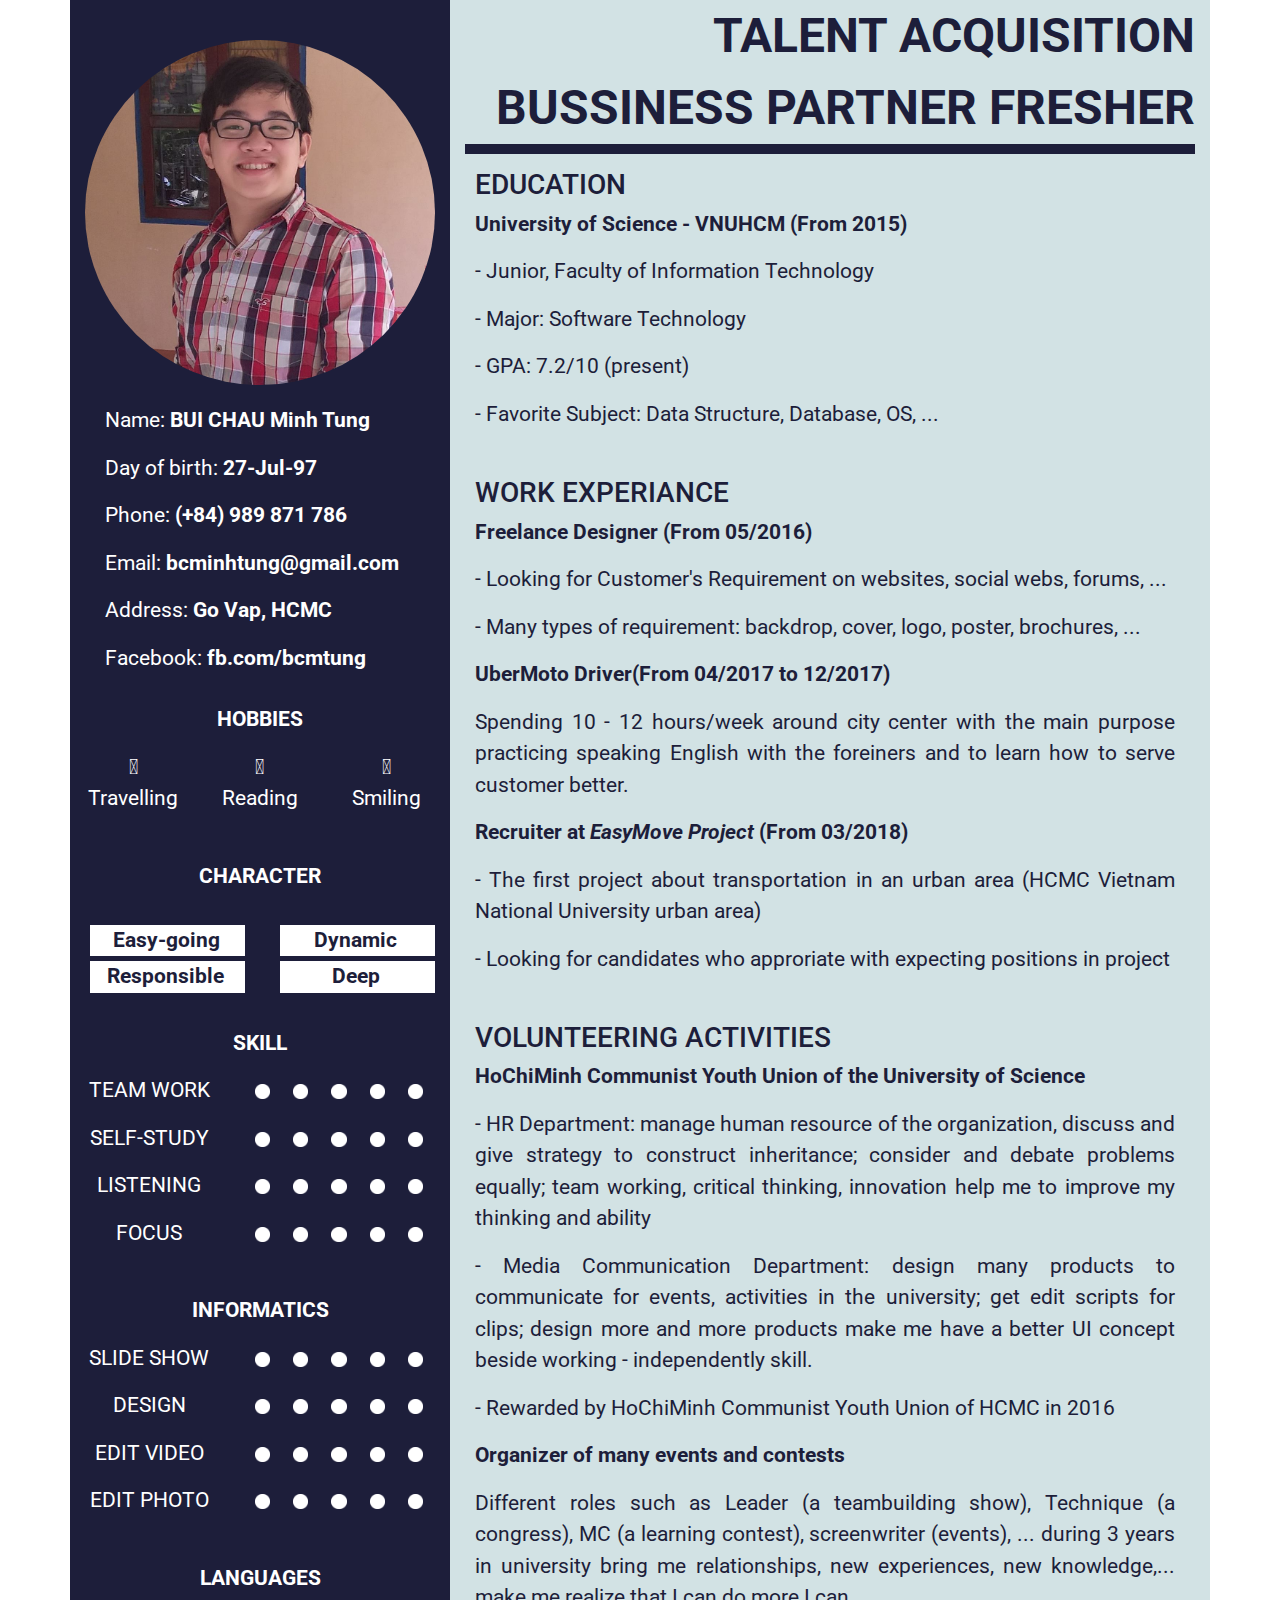
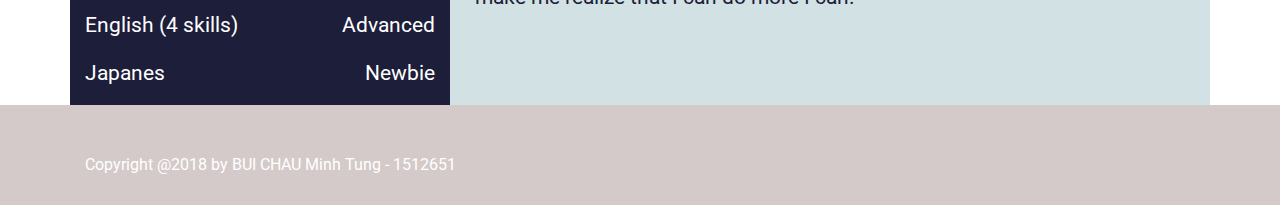
<file: Minh Tung/MinhTung.html>
<!DOCTYPE html>
<html lang="en"><head>
	<title> CV of Bui Chau Minh Tung </title>
	<meta charset="utf-8">
	<meta name="viewport" content="width=device-width, initial-scale=1">  
	<link rel="stylesheet" href="vendor/bootstrap.css">
	<link rel="stylesheet" type="text/css" href="vendor/font-awesome.css">
	<link rel="stylesheet" href="1.css">
	<link href="https://fonts.googleapis.com/css?family=Roboto:400,700" rel="stylesheet">
</head>
<body>
	<div class="container">

		<div class="row">
			<!-- Cot trai -->
			<div class="col-sm-4 left-column">
				<img src="images/profile.jpg" alt="profile" id="profile" class="img-fluid">
				<div class="content-left-column">
					<p>Name: <strong>BUI CHAU Minh Tung</strong></p>
					<p>Day of birth: <strong>27-Jul-97</strong> </p>
					<p>Phone: <strong>(+84) 989 871 786</strong> </p>
					<p>Email: <strong>bcminhtung@gmail.com</strong></p>
					<p>Address: <strong>Go Vap, HCMC</strong></p>
					<p>Facebook: <strong>fb.com/bcmtung</strong></p>
				</div>

				<div id="hobby">
					<p><strong>HOBBIES</strong></p>
					<div class="row">
						<div class="col-sm-4">
							<i class="fas fa-plane"></i>
							<p>Travelling</p>
						</div>
						<div class="col-sm-4">
							<i class="fas fa-book"></i>
							<p>Reading</p>
						</div>
						<div class="col-sm-4">
							<i class="fas fa-smile"></i>
							<p>Smiling</p>
						</div>
					</div>
				</div>

				<div id="character">
					<p><strong>CHARACTER</strong></p><br>
					<div class="row inside-character">
						<div class="col-sm-6">
							<div id="easy-going" class="chars">Easy-going</div>
							<div id="responsible" class="chars">Responsible</div>
						</div>
						<div class="col-sm-6">
							<div id="dynamic" class="chars">Dynamic</div>
							<div id="deep" class="chars">Deep</div>
						</div>
					</div>
				</div>

				<div id="skill">
					<p><strong>SKILL</strong></p>
					<div class="row">
						<!-- bat dau mot ky nang -->
						<div class="col-sm-5">
							<p>TEAM WORK</p>
						</div>
						<div class="col-sm-7">
							<div class="content-skill">
								<p><img src="images/circle.jpg" class="img-fluid level" alt=""></p>
								<p><img src="images/circle.jpg" class="img-fluid level" alt=""></p>
								<p><img src="images/circle.jpg" class="img-fluid level" alt=""></p>
								<p><img src="images/circle.jpg" class="img-fluid level" alt=""></p>
								<p><img src="images/circle.jpg" class="img-fluid level" alt=""></p>
							</div>
						</div><!-- Ket thuc mot ky nang -->

						<!-- bat dau mot ky nang -->
						<div class="col-sm-5">
							<p>SELF-STUDY</p>
						</div>
						<div class="col-sm-7">
							<div class="content-skill">
								<p><img src="images/circle.jpg" class="img-fluid level" alt=""></p>
								<p><img src="images/circle.jpg" class="img-fluid level" alt=""></p>
								<p><img src="images/circle.jpg" class="img-fluid level" alt=""></p>
								<p><img src="images/circle.jpg" class="img-fluid level" alt=""></p>
								<p><img src="images/circle.jpg" class="img-fluid level" alt=""></p>
							</div>
						</div><!-- Ket thuc mot ky nang -->

						<!-- bat dau mot ky nang -->
						<div class="col-sm-5">
							<p>LISTENING</p>
						</div>
						<div class="col-sm-7">
							<div class="content-skill">
								<p><img src="images/circle.jpg" class="img-fluid level" alt=""></p>
								<p><img src="images/circle.jpg" class="img-fluid level" alt=""></p>
								<p><img src="images/circle.jpg" class="img-fluid level" alt=""></p>
								<p><img src="images/circle.jpg" class="img-fluid level" alt=""></p>
								<p><img src="images/circle.jpg" class="img-fluid level" alt=""></p>
							</div>
						</div><!-- Ket thuc mot ky nang -->
						<!-- bat dau mot ky nang -->
						<div class="col-sm-5">
							<p>FOCUS</p>
						</div>
						<div class="col-sm-7">
							<div class="content-skill">
								<p><img src="images/circle.jpg" class="img-fluid level" alt=""></p>
								<p><img src="images/circle.jpg" class="img-fluid level" alt=""></p>
								<p><img src="images/circle.jpg" class="img-fluid level" alt=""></p>
								<p><img src="images/circle.jpg" class="img-fluid level" alt=""></p>
								<p><img src="images/circle.jpg" class="img-fluid level" alt=""></p>
							</div>
						</div><!-- Ket thuc mot ky nang -->
					</div>
				</div>
				
				<div id="informatics">
					<p><strong>INFORMATICS</strong></p>
					<div class="row">
						<!-- bat dau mot ky nang -->
						<div class="col-sm-5">
							<p>SLIDE SHOW</p>
						</div>
						<div class="col-sm-7">
							<div class="content-skill">
								<p><img src="images/circle.jpg" class="img-fluid level" alt=""></p>
								<p><img src="images/circle.jpg" class="img-fluid level" alt=""></p>
								<p><img src="images/circle.jpg" class="img-fluid level" alt=""></p>
								<p><img src="images/circle.jpg" class="img-fluid level" alt=""></p>
								<p><img src="images/circle.jpg" class="img-fluid level" alt=""></p>
							</div>
						</div><!-- Ket thuc mot ky nang -->

						<!-- bat dau mot ky nang -->
						<div class="col-sm-5">
							<p>DESIGN</p>
						</div>
						<div class="col-sm-7">
							<div class="content-skill">
								<p><img src="images/circle.jpg" class="img-fluid level" alt=""></p>
								<p><img src="images/circle.jpg" class="img-fluid level" alt=""></p>
								<p><img src="images/circle.jpg" class="img-fluid level" alt=""></p>
								<p><img src="images/circle.jpg" class="img-fluid level" alt=""></p>
								<p><img src="images/circle.jpg" class="img-fluid level" alt=""></p>
							</div>
						</div><!-- Ket thuc mot ky nang -->

						<!-- bat dau mot ky nang -->
						<div class="col-sm-5">
							<p>EDIT VIDEO</p>
						</div>
						<div class="col-sm-7">
							<div class="content-skill">
								<p><img src="images/circle.jpg" class="img-fluid level" alt=""></p>
								<p><img src="images/circle.jpg" class="img-fluid level" alt=""></p>
								<p><img src="images/circle.jpg" class="img-fluid level" alt=""></p>
								<p><img src="images/circle.jpg" class="img-fluid level" alt=""></p>
								<p><img src="images/circle.jpg" class="img-fluid level" alt=""></p>
							</div>
						</div><!-- Ket thuc mot ky nang -->
						<!-- bat dau mot ky nang -->
						<div class="col-sm-5">
							<p>EDIT PHOTO</p>
						</div>
						<div class="col-sm-7">
							<div class="content-skill">
								<p><img src="images/circle.jpg" class="img-fluid level" alt=""></p>
								<p><img src="images/circle.jpg" class="img-fluid level" alt=""></p>
								<p><img src="images/circle.jpg" class="img-fluid level" alt=""></p>
								<p><img src="images/circle.jpg" class="img-fluid level" alt=""></p>
								<p><img src="images/circle.jpg" class="img-fluid level" alt=""></p>
							</div>
						</div><!-- Ket thuc mot ky nang -->
					</div>
				</div>

				<div id="language">
					<p><strong>LANGUAGES</strong></p>
					<div class="row">
						<div class="col-sm-6 text-sm-left">
							<p>English (4 skills)</p>
							<p>Japanes</p>
						</div>
						<div class="col-sm-6 text-sm-right">
							<p>Advanced</p>
							<p>Newbie</p>
						</div>
					</div>
				</div>


			</div> <!-- Het cot trai -->
			
			<!-- Cot phai -->
			<div class="col-sm-8 right-column">
				<div><p id="position-apply">TALENT ACQUISITION BUSSINESS PARTNER FRESHER</p></div>
				<div class="content-right-column">
					<div id="education">
						<h3>EDUCATION</h3>
						<p><strong>University of Science - VNUHCM (From 2015)</strong></p>
						<p>- Junior, Faculty of Information Technology</p>
						<p>- Major: Software Technology</p>
						<p>- GPA: 7.2/10 (present)</p>
						<p>- Favorite Subject: Data Structure, Database, OS, ...</p>
					</div><br>

					<div id="work-experience">
						<h3>WORK EXPERIANCE</h3>
						<p><strong>Freelance Designer (From 05/2016)</strong></p>
						<p>- Looking for Customer's Requirement on websites, social webs, forums, ...</p>
						<p>- Many types of requirement: backdrop, cover, logo, poster, brochures, ...</p>

						<p><strong>UberMoto Driver(From 04/2017 to 12/2017)</strong></p>
						<p>Spending 10 - 12 hours/week around city center with the main purpose practicing speaking English with the foreiners and to learn how to serve customer better. </p>

						<p><strong>Recruiter at <i>EasyMove Project</i> (From 03/2018)</strong></p>
						<p>- The first project about transportation in an urban area (HCMC Vietnam National University urban area) </p>
						<p>- Looking for candidates who approriate with expecting positions in project</p>
					</div><br>

					<div id="activities">
						<h3>VOLUNTEERING ACTIVITIES</h3>
						<p><strong>HoChiMinh Communist Youth Union of the University of Science</strong></p>
						<p>- HR Department: manage human resource of the organization, discuss and give strategy to construct inheritance; consider and debate problems equally; team working, critical thinking, innovation help me to improve my thinking and ability</p>
						<p>- Media Communication Department: design many products to communicate for events, activities in the university; get edit scripts for clips; design more and more products make me have a better UI concept beside working - independently skill.</p>
						<p>- Rewarded by HoChiMinh Communist Youth Union of HCMC in 2016</p>

						<p><strong>Organizer of many events and contests</strong></p>
						<p>Different roles such as Leader (a teambuilding show), Technique (a congress), MC (a learning contest), screenwriter (events), ... during 3 years in university bring me relationships, new experiences, new knowledge,... make me realize that I can do more I can.</p>

					</div>
				</div>
			</div>	<!-- Het cot phai -->

		</div>
	</div><!-- Het container -->
	<footer>
		<div class="container"><br><br>
			<p>Copyright @2018 by BUI CHAU Minh Tung - 1512651</p>
		</div>
	</footer>
</body>
</html>
</file>
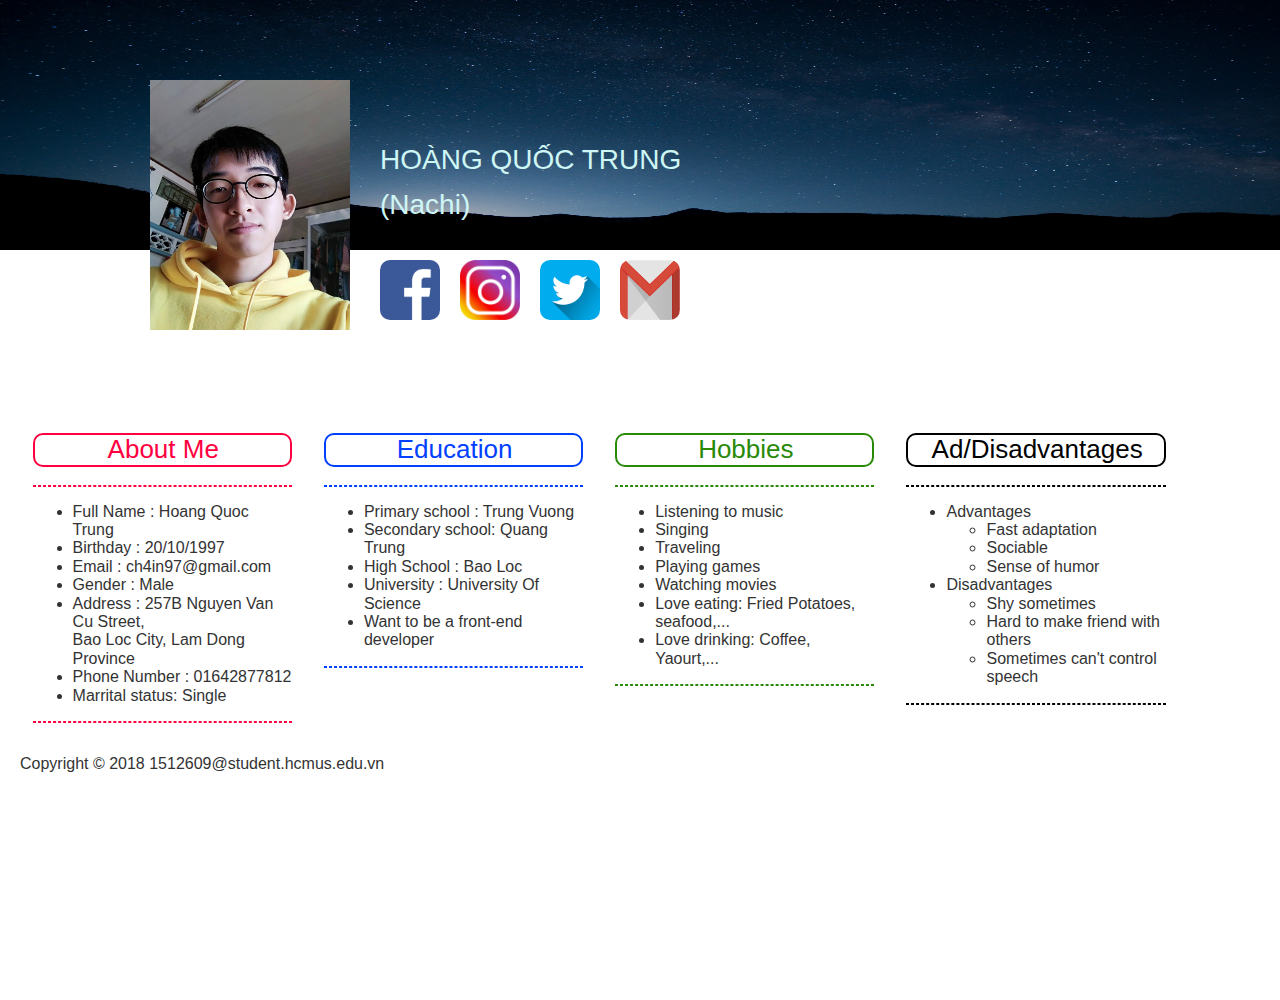
<file: Quoc Trung/personal.html>
<!DOCTYPE html>
<html lang="en">
<head>
	<meta charset="UTF-8">
	<title>Personal Information</title>
	<link rel="stylesheet" href="style.css">
	<link rel="stylesheet" href="reset.css">
</head>
<body>
	<div id="container">
		<div id="header">
			<div id="cover">
				<img src="image/sky.jpg" alt="Cover Image" title="Cover" width="100%", height="100%">
				<img id="avatar" src="image/avatar.jpg" alt="Hoang Quoc Trung" title="Quoc Trung" width="200px" height="250px">
				<img id="bground" src="image/one.jpg" alt="background" width="100%" height="1600px">
				<div id="name">
					<p>HOÀNG QUỐC TRUNG</p>
					<p>(Nachi)</p>
				</div>
				<div>
					<a href="https://www.facebook.com/nachi.quoctrung" target="_blank" title="Facebook">
						<img id="facebook" src="image/fb.png" alt="Facebook" height="60px" width="60px">
					</a>

					<a href="https://www.instagram.com/hq.trung/" target="_blank" title="Instagram">
						<img id="instagram" src="image/insta.png" alt="Instagram" height="60px" width="60px">
					</a>

					<a href="https://twitter.com/_qtrung_?lang=vi" target="_blank" title="twitter">
						<img id="twitter" src="image/twitter.jpg" alt="twitter" height="60px" width="60px">
					</a>

					<a href="https://mail.google.com" target="_blank" title="Gmail">
						<img id="gmail" src="image/gmail.png" alt="Gmail" height="60px" width="60px">
					</a>
				</div>
				
			</div>

		</div>
		<div id="content">
			<div class="row" id="info">
				<div id="box1" class="col">
					<h1>About Me</h1>
					<p>
						<ul>
							<li>Full Name      : Hoang Quoc Trung</li>
							<li>Birthday       : 20/10/1997</li>
							<li>Email          : ch4in97@gmail.com</li>
							<li>Gender         : Male</li>
							<li>Address        : 257B Nguyen Van Cu Street, <br />Bao Loc City, Lam Dong Province</li>
							<li>Phone Number   : 01642877812</li>
							<li>Marrital status: Single</li>
						</ul>
					</p>
				</div>

				<div id="box2" class="col">
					<h1>Education</h1>
					<p>
						<ul>
							<li>Primary school  : Trung Vuong</li>
							<li>Secondary school: Quang Trung</li>
							<li>High School     : Bao Loc</li>
							<li>University      : University Of Science</li>
							<li>Want to be a front-end developer</li>
						</ul>
					</p>
				</div>

				<div id="box3" class="col">
					<h1>Hobbies</h1>
					<p>
						<ul>
							<li>Listening to music</li>
							<li>Singing</li>
							<li>Traveling</li>
							<li>Playing games</li>
							<li>Watching movies</li>
							<li>Love eating: Fried Potatoes, seafood,...</li>
							<li>Love drinking: Coffee, Yaourt,...</li>
						</ul>
					</p>
				</div>

				<div id="box4" class="col">
					<h1>Ad/Disadvantages</h1>
					<p>
						<ul>
							<li>Advantages
								<ul>
									<li>Fast adaptation</li>
									<li>Sociable</li>
									<li>Sense of humor</li>
								</ul>	
							</li>

							<li>Disadvantages
								<ul>
									<li>Shy sometimes</li>
									<li>Hard to make friend with others</li>
									<li>Sometimes can't control speech</li>
								</ul>
							</li>
						</ul>
					</p>
				</div>

			</div>
			<div id="footer">
					<p>Copyright &copy; 2018 1512609@student.hcmus.edu.vn</p>
			</div>
		</div>
	</div>
</body>
</html>
</file>
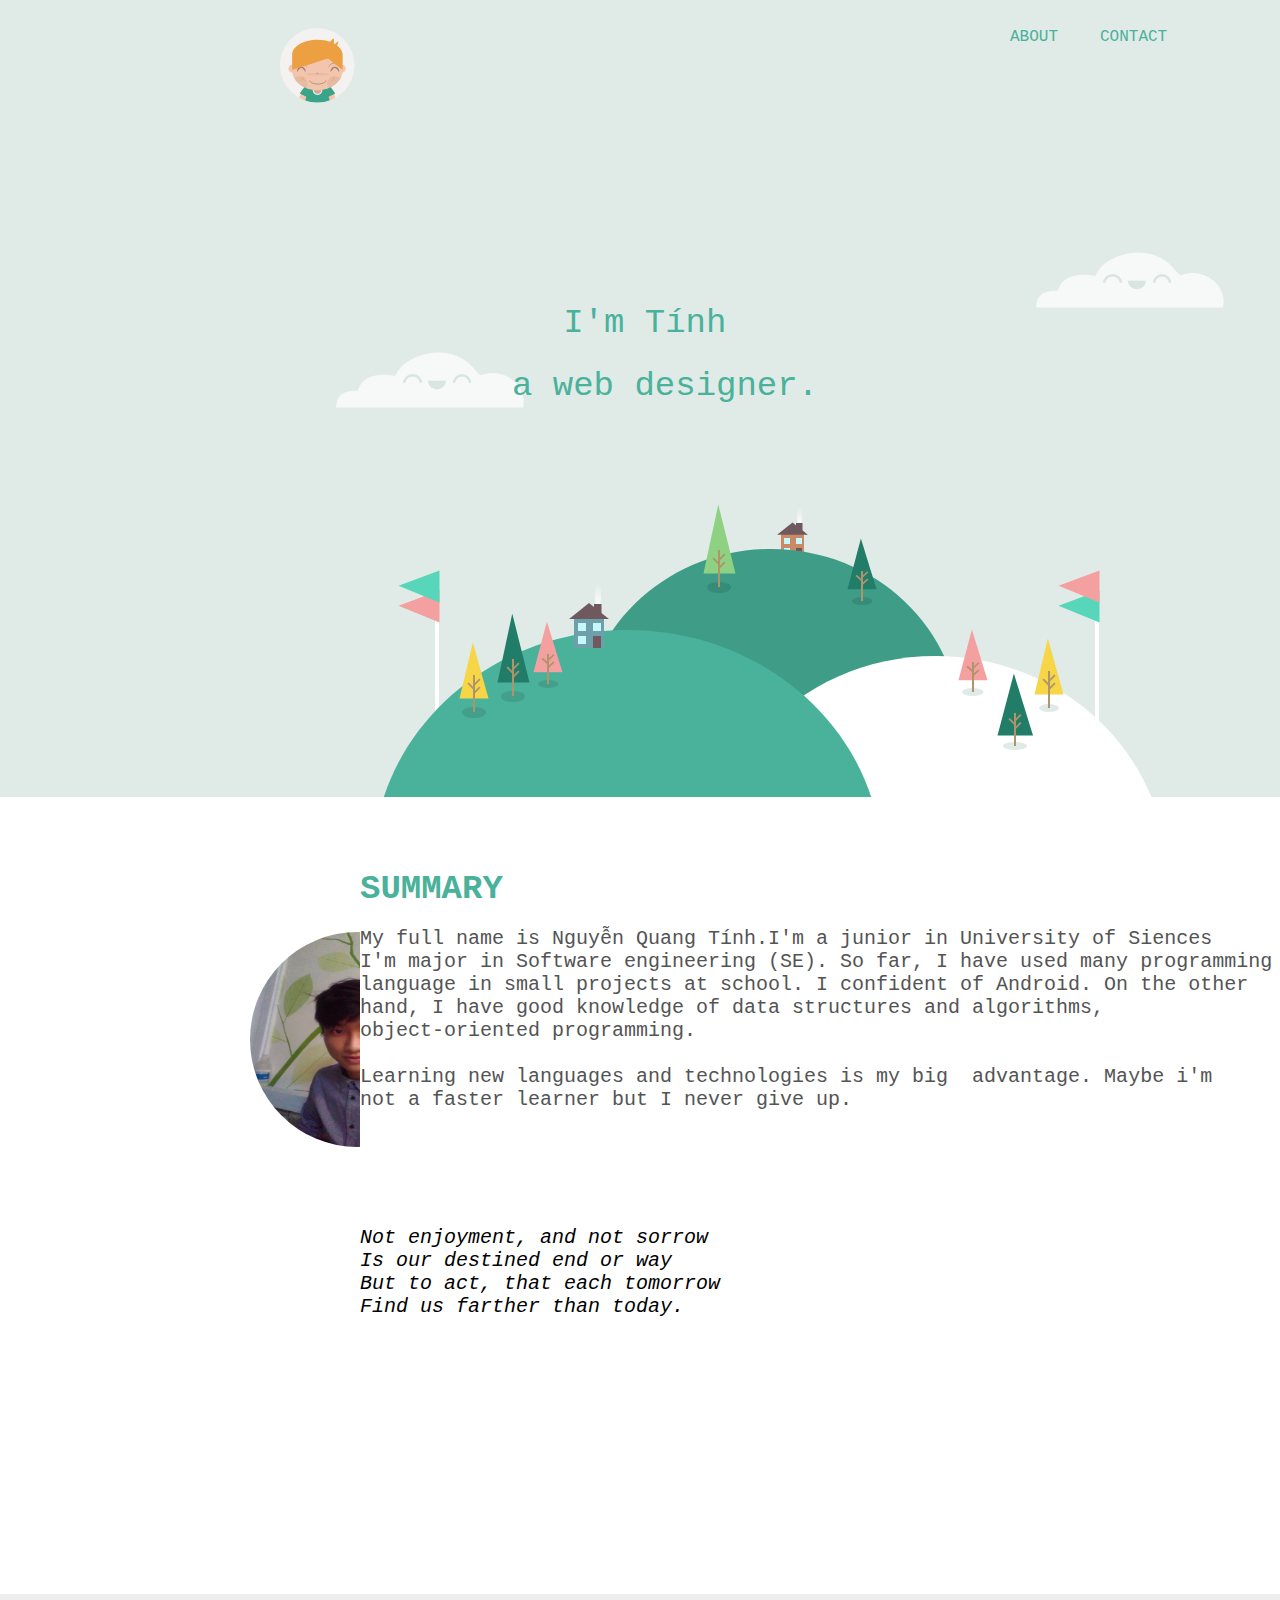
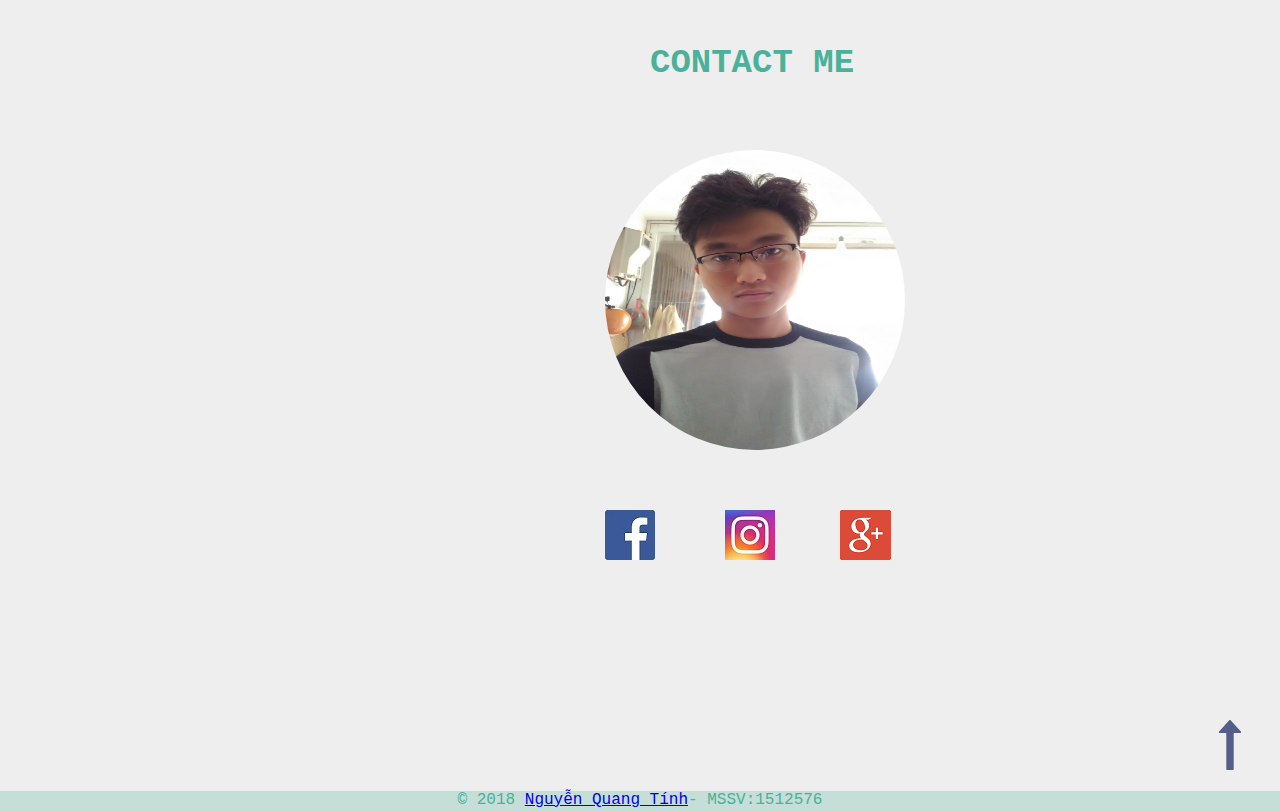
<file: Quang Tinh/src/1512576.html>
<!DOCTYPE html>
<html>
<head>
  <title>1512576_QuangTinh</title>
  <meta charset="utf-8">
  <link rel="stylesheet" type="text/css" href="1512576.css">
</head>
<body>
  <div>
    <div id="pp1" class="part1">
      <img id="land" src="../image/land.svg">
      <img id="me" src="../image/me.svg">
      <img id="cloud1" src="../image/cloud.JPG">
      <img id="cloud2" src="../image/cloud.JPG">
      <a id="about" href="#p2">ABOUT</a>
      <a id="contact" href="#p4">CONTACT</a>
      <p id="TINH">I'm Tính</p>
      <p id="webds">a web designer.</p>
    
    </div>
    <div id="p2" class="part2">
      <img id="avt1" src="../image/avatar1.jpg">

      
      
    </div>

    <div id="p3" class="part3">
      <h1 id="h1">SUMMARY</h1>
      <p >
      <pre id="para1">
My full name is Nguyễn Quang Tính.I'm a junior in University of Siences
I'm major in Software engineering (SE). So far, I have used many programming
language in small projects at school. I confident of Android. On the other
hand, I have good knowledge of data structures and algorithms, 
object-oriented programming.

Learning new languages and technologies is my big  advantage. Maybe i'm 
not a faster learner but I never give up.




<i id="poem">
Not enjoyment, and not sorrow
Is our destined end or way
But to act, that each tomorrow
Find us farther than today.
</i>
      </pre>
    </p>
    </div>

     <div id="p4" class="part4">
       <p id="contactme"><b>CONTACT ME</b></p>
       <img id="avt2" src="../image/avatar2.jpg">
       <a id="facebook" href="https://www.facebook.com/n.quangtinh13" target="_blank"> <img id="face" src="../image/face.jpg"></a>
       <a id="ins" href="https://www.instagram.com/nq.tinnh/" target="_blank"><img id="in" src="../image/insta.jpg"></a>
       <a id="gg" href="https://plus.google.com/u/0/105777812498066451462" target="_blank"><img id="g" src="../image/google.jpg"></a>
       <a href="#pp1"><img id="arrow" src="../image/arrow.svg"></a>
     </div>

     <div class="footer">© 2018 <a href="https://www.facebook.com/n.quangtinh13" target="_blank">Nguyễn Quang Tính</a>- MSSV:1512576</div>
  </div>
</body>
</html>
</file>
<file: Minh Tung/1.css>
*{margin: 0; padding: 0;} 
body
{
	font-family: 'Roboto', sans-serif;
}

#profile{
	border-radius: 50%;
	margin-top: 40px;
}

#position-apply
{
	/* float: right; */
	font-size: 48px;
	font-weight: bold;
	border-bottom: 10px solid #1d1e3a;
	text-align: right;
}

.left-column{
	background-color: #1d1e3a;
	color: white;
	font-size: 21px;
}

.content-left-column
{
	padding-left: 20px;
	margin-top: 20px;
}

.content-right-column
{
	padding-left: 10px;
	padding-right: 20px;
	text-align: justify;
}
.right-column{
	background-color: #d2e2e4;
	color:  #1d1e3a;
	font-size: 21px;
}

#hobby, #character, #skill, #informatics, #language
{
	text-align: center;
	margin-top: 30px;
}

div.inside-character
{
	color:white;
	margin-top: -20px;
	text-align: center;
}

div.chars
{
	font-weight: bold;
	display: flex;
	flex-wrap: wrap;
	margin: 5px;
	color:  #1d1e3a;
	background-color: white;
	margin-right: 0px;
	text-align: center
}
#easy-going
{
	padding-left: 23px;
}
#responsible
{
	padding-left: 17px;
}
#dynamic
{
	padding-left: 34px;
}
#deep
{
	padding-left: 52px;
}




footer
{
	width: 100%;
	height: 100px;
	background-color: #d4caca;
	color: white;
}
footer.container p
{
	padding-top: 10px;
}

.content-skill
{
	display: flex;
	justify-content: space-around;
}

.level
{
	width: 40%;
	height: auto;
}
</file>
<file: Quoc Trung/style.css>
*{
	box-sizing: border-box;
	-moz-box-sizing: border-box;
	-webkit-box-sizing: border-box;
}

body{
	font-family: "Helvetica Neue", Helvetica, Arial, sans-serif;
	font-weight: 300;
	color: #333;
	margin: 0;
	padding: 0;
}
#cover{
	position: relative;
	height: 250px;
}
#avatar{
	position: absolute;
	bottom: -80px;
	left: 150px;
	z-index: 3;
}
#bground{
	position: absolute;
	height: 1000px;
	z-index: 2;
}
#name{
	position: absolute;
	padding-left: 380px;
	bottom: 8px;
	color: #CEF6F5;
	font-size: 28px;
	line-height: 0.6;
}

#facebook {
	position: absolute;
	bottom: -70px;
	left: 380px;
	border-radius: 10px;
	z-index: 3;
}
#instagram {
	position: absolute;
	bottom: -70px;
	left: 460px;
	border-radius: 10px;
	z-index: 3;
}
#twitter{
	position: absolute;
	bottom: -70px;
	left: 540px;
	border-radius: 10px;
	z-index: 3;
}
#gmail {
	position: absolute;
	bottom: -70px;
	left: 620px;
	border-radius: 10px;
	z-index: 3;
}
#content{
	padding-left: 20px;
	position: relative;
	top: 150px;
	width: 100%;
	z-index: 4;
}

#content .row {
	overflow: hidden;
	margin: 1em 1%;
}

#content .row .col {
	float: left;
	width: 21%;
	margin-right: 2em;
}

#info h1{
	font-weight: 200;
	font-size: 26px;
	text-align: center;
	padding-left: 2px;	
	display: block;
}

#box1 h1{
	color: #FF0040;
	border-style: solid;
	border-color: #FF0040;
	border-width: 2px; 
	background-color: #FFFFFF;
	display: block;
	border-radius: 10px;
	transform: color 1s background-color 1s;
}
#box1 h1:hover, h1:visited{
	background-color: #FF0040;
	color: #FAFAFA;
}

#box2 h1{
	color: #0040FF;
	border-style: solid;
	border-color: #0040FF;
	border-width: 2px; 
	background-color: #FFFFFF;
	display: block;
	border-radius: 10px;
	transform: color 1s background-color 1s;
}
#box2 h1:hover, h1:visited{
	background-color: #0040FF;
	color: #FFFFFF;
}

#box3 h1{
	color: #298A08;
	border-style: solid;
	border-color: #298A08;
	border-width: 2px; 
	background-color: #FFFFFF;
	display: block;
	border-radius: 10px;
	transform: color 1s background-color 1s;
}

#box3 h1:hover, h1:visited{
	background-color: #298A08;
	color: #FFFFFF;
}

#box4 h1{
	color: #000000;
	border-style: solid;
	border-color: #000000;
	border-width: 2px; 
	background-color: #FFFFFF;
	display: block;
	border-radius: 10px;
	transform: color 1s background-color 1s;
}

#box4 h1:hover, h1:visited{
	background-color: #000000;
	color: #FFFFFF;
}

#info p{
	border-style: dashed;
	border-color: #000000;
	border-width: 1.5px;
	text-align: center;
	background-color: #FFFFFF;
	display: block;
	line-height: 1.6;
}

#info #box1 p{
	border-style: dashed;
	border-color: #FF0040;
	border-width: 1.5px;
	text-align: center;
	background-color: #FFFFFF;
	display: block;
	line-height: 1.6;
}

#info #box2 p{
	border-style: dashed;
	border-color: #0040FF;
	border-width: 1.5px;
	text-align: center;
	background-color: #FFFFFF;
	display: block;
	line-height: 1.6;
}

#info #box3 p{
	border-style: dashed;
	border-color: #298A08;
	border-width: 1.5px;
	text-align: center;
	background-color: #FFFFFF;
	display: block;
	line-height: 1.6;
}

#info #box4 p{
	border-style: dashed;
	border-color: #000000;
	border-width: 1.5px;
	text-align: center;
	background-color: #FFFFFF;
	display: block;
	line-height: 1.9;
}

}
#footer {
	text-align: center;
	font-size: 85%;
	border-top: 1px solid #e6e6e6;
	padding: 5em 3em;
	color: #838383;
}
</file>
<file: Quang Tinh/src/1512576.css>
body,html{
  margin:0;
  padding: 0;
  font-family: "Courier New", Courier, monospace;
}
.part1{
  background-color: #E0EBE8;
  width: 100%;
  height: 797px;
}
.part2{
  position: relative;
  background-color: white;
  width: 100%;
  height: 797px;
}
.part3{
  position: absolute;
  background-color: white;
  top: 797px;
  right: 0;
  width: 920px;
  height: 797px;
}
.part4{
  text-align: center;
  background-color: #EEEEEE;
  width: 100%;
  height: 797px;
  color:  #4ab19a;
}
#land{
  position: absolute;
  left: 370px;
  top: 497px;
}
#me{
  position: absolute;
  left: 280px;
  top: 28px;
  width: 75px;
  height: 75px;
}
#me2{
 
  left: 280px;
  top: 28px;
  width: 75px;
  height: 75px;
}
.part1 #TINH{
  position: absolute;
  left: 44%;
  top: 30%;
  font-size: 34px;
  color: #4ab19a;
}
.part1 #webds{
  position: absolute;
  left: 40%;
  top: 37%;
  font-size: 34px;
  color: #4ab19a;
}
#cloud1{
  position: absolute;
  left: 1000px;
  top: 215px;
}
#cloud2{
  position: absolute;
  left: 300px;
  top: 315px;
}
#about {
    position: absolute;
    left: 1010px;
    top: 28px;
    color: #4ab19a; 
    text-decoration: none;
}
#about:hover {
    color: black;
    background-color: transparent;
    text-decoration: none;
}
#contact {
    position: absolute;
    left: 1100px;
    top: 28px;
    color: #4ab19a; 
    text-decoration: none;
}
#contact:hover {
    color: black;
    background-color: transparent;
    text-decoration: none;
}
#avt1{
  position: absolute;
  border-radius: 50%;
  width: 215px;
  height: 215px;
  top: 135px;
  left: 250px;
}
#h1{
  position: absolute;
  top: 50px;
  font-size: 34px;
  color: #4ab19a; 
}
#para1{
  position: absolute;
  top: 110px;
  font-size: 20px;
  color: #545454; 
}
.part3 #poem{
  color: black;
  font-size: 20px;
}
.part4 #avt2{
  position: absolute;
  border-radius: 50%;
  width: 300px;
  height: 300px;
  top: 1750px;
  left: 605px;
}
.part4 #facebook{
  position: absolute;
  top: 2110px;
  left: 605px;
}
.part4 #ins{
  position: absolute;
  top: 2110px;
  left: 725px;
}
.part4 #gg{
  position: absolute;
  left: 840px;
  top: 2110px;
}
#contactme{
  position: absolute;
  top: 1610px;
  left: 650px;  
  font-size: 34px;
  color: #4ab19a; 
}
.footer{
  background-color: #C5DED7;
  text-align: center;
  color: #4ab19a; 
  height: 20px;
}
#face:hover,#in:hover,#g:hover{
  width: 60px;
  height: 60px;
}
#arrow{
  position: absolute;
  top: 2320px;
  right: 25px;  
  width: 50px;
  height: 50px;
}
</file>
